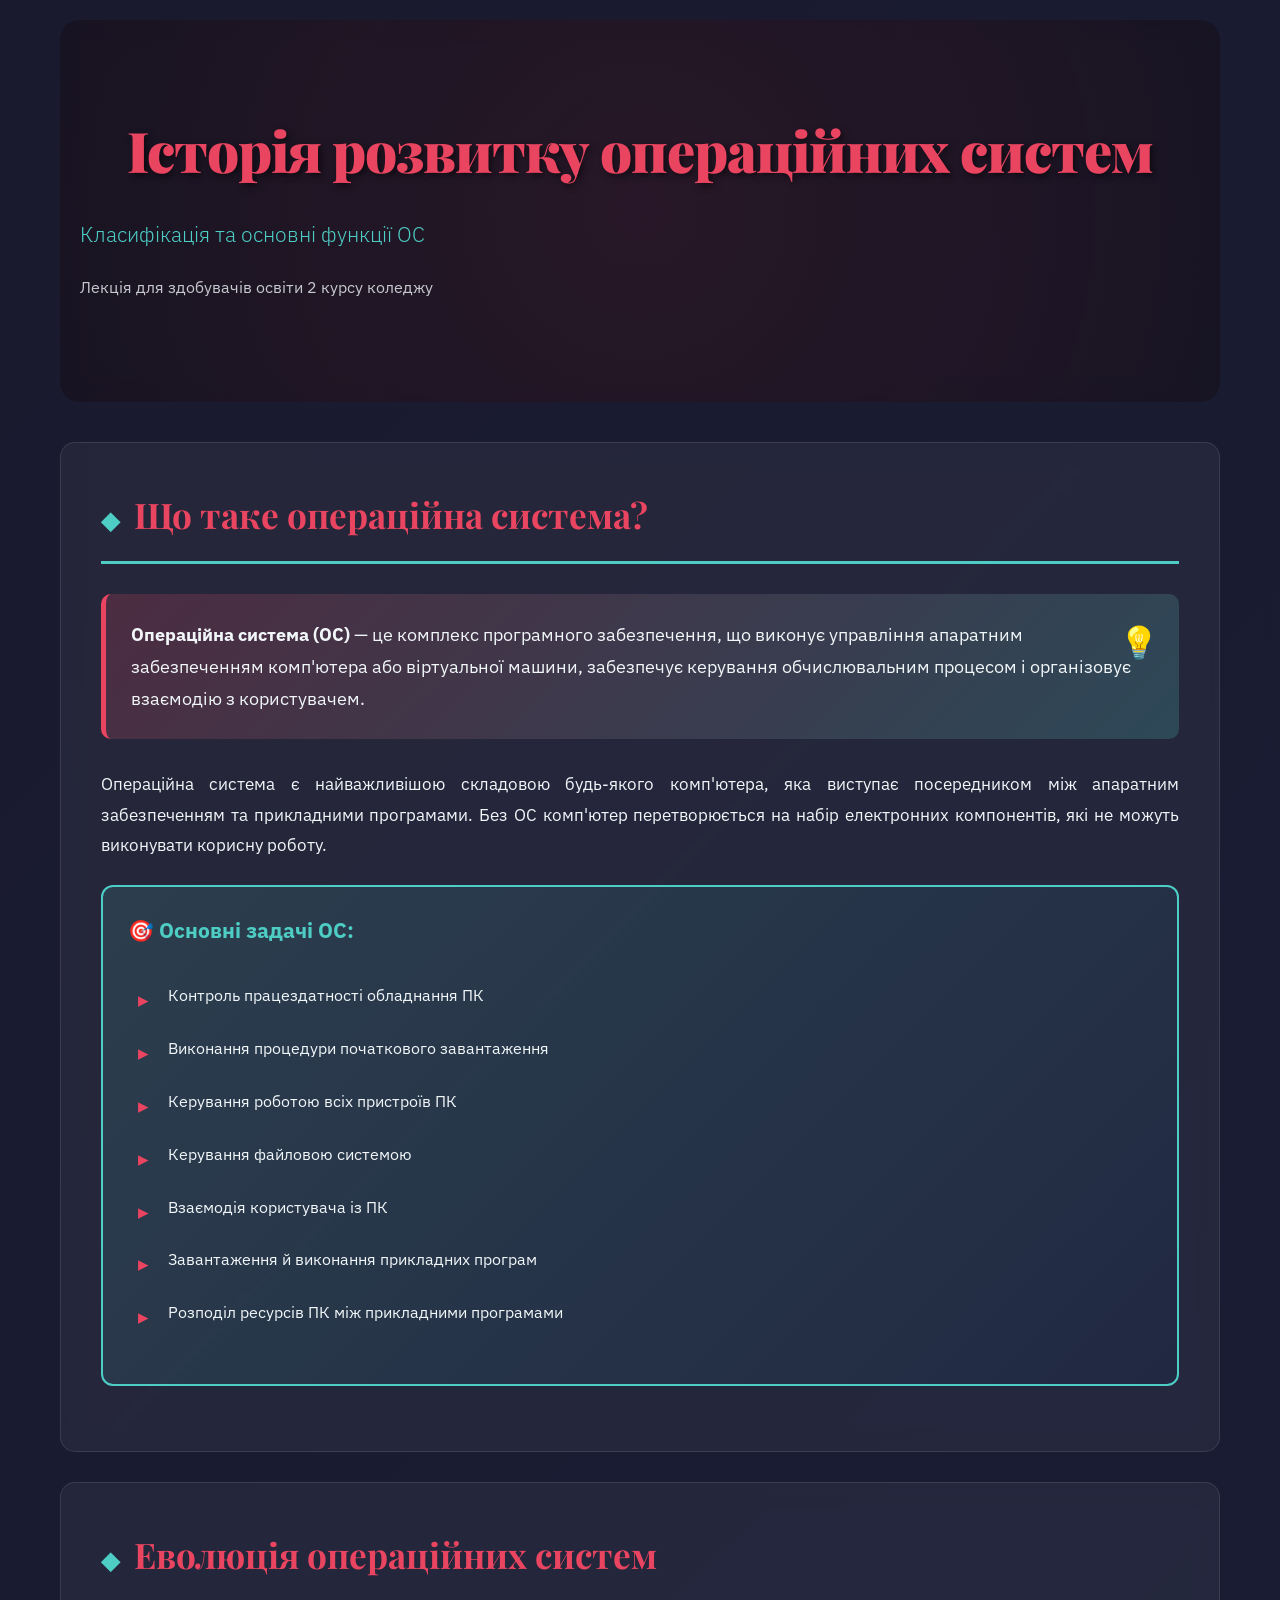
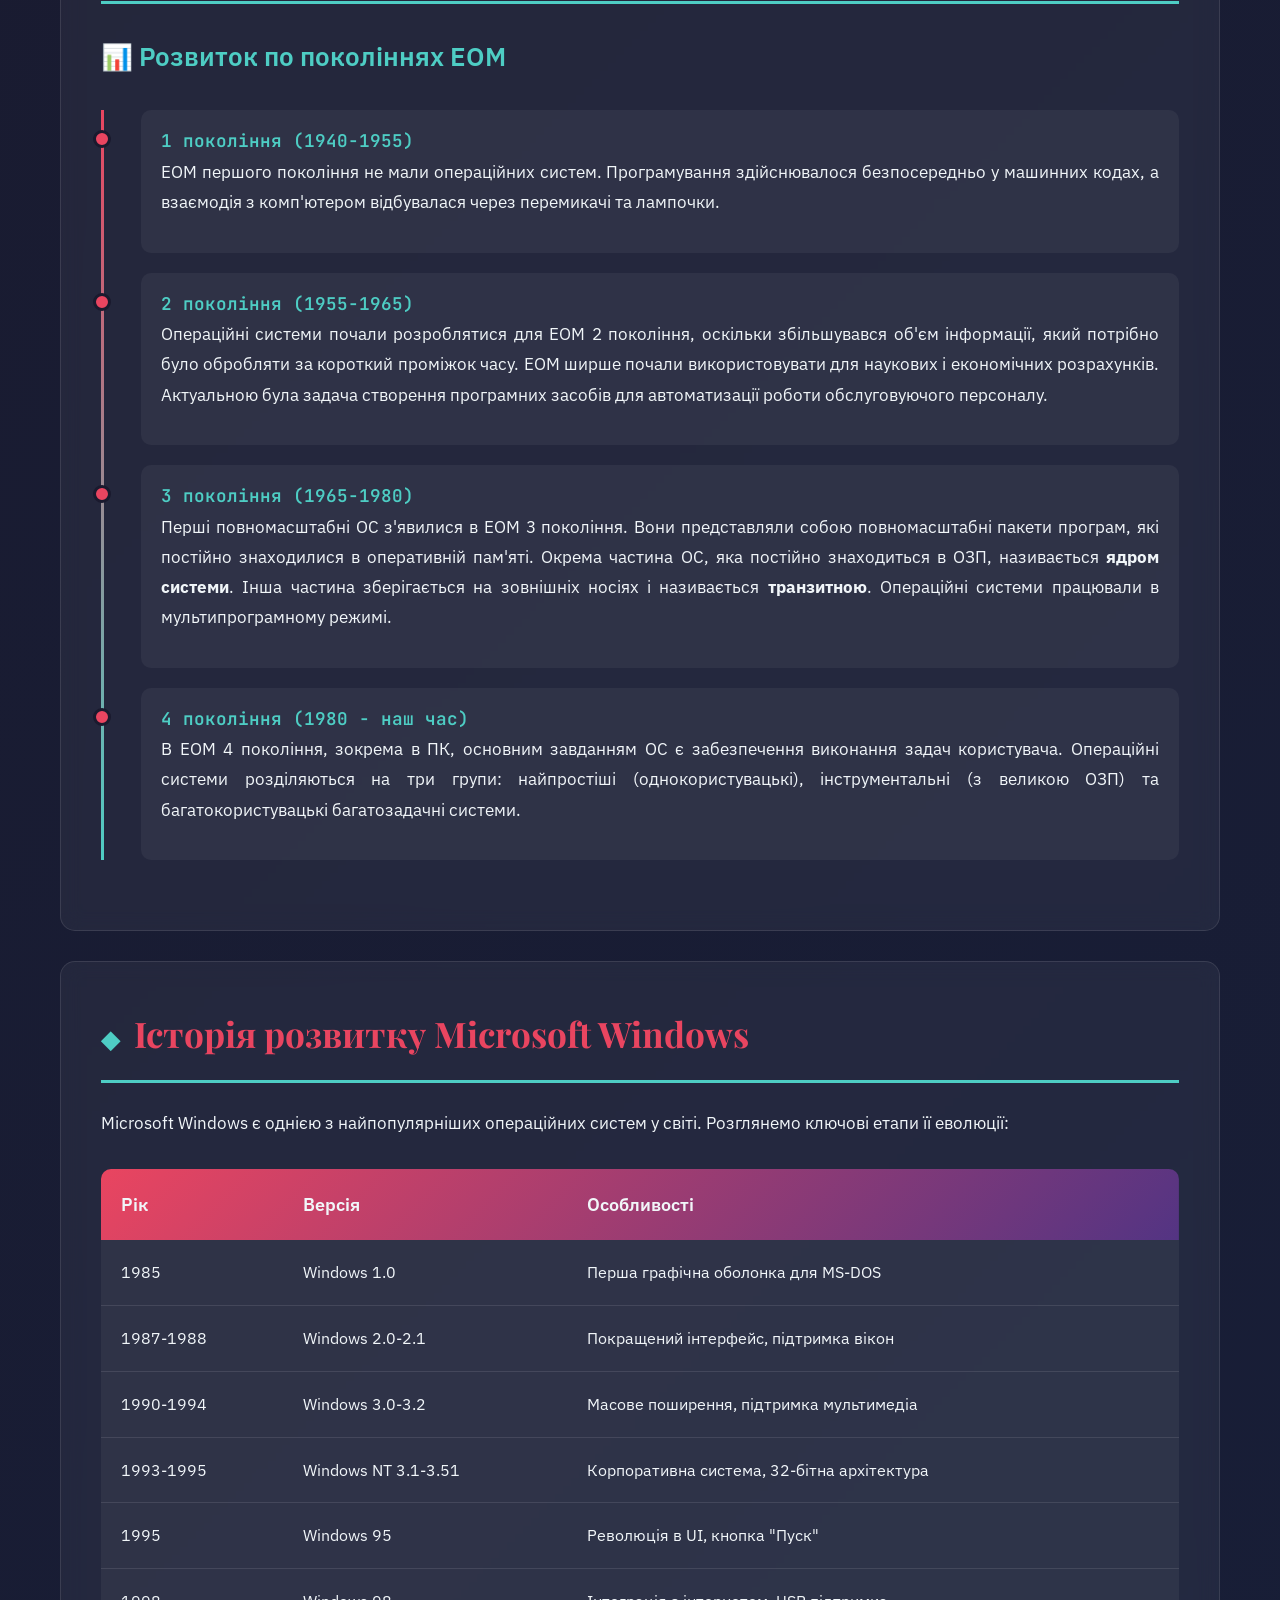
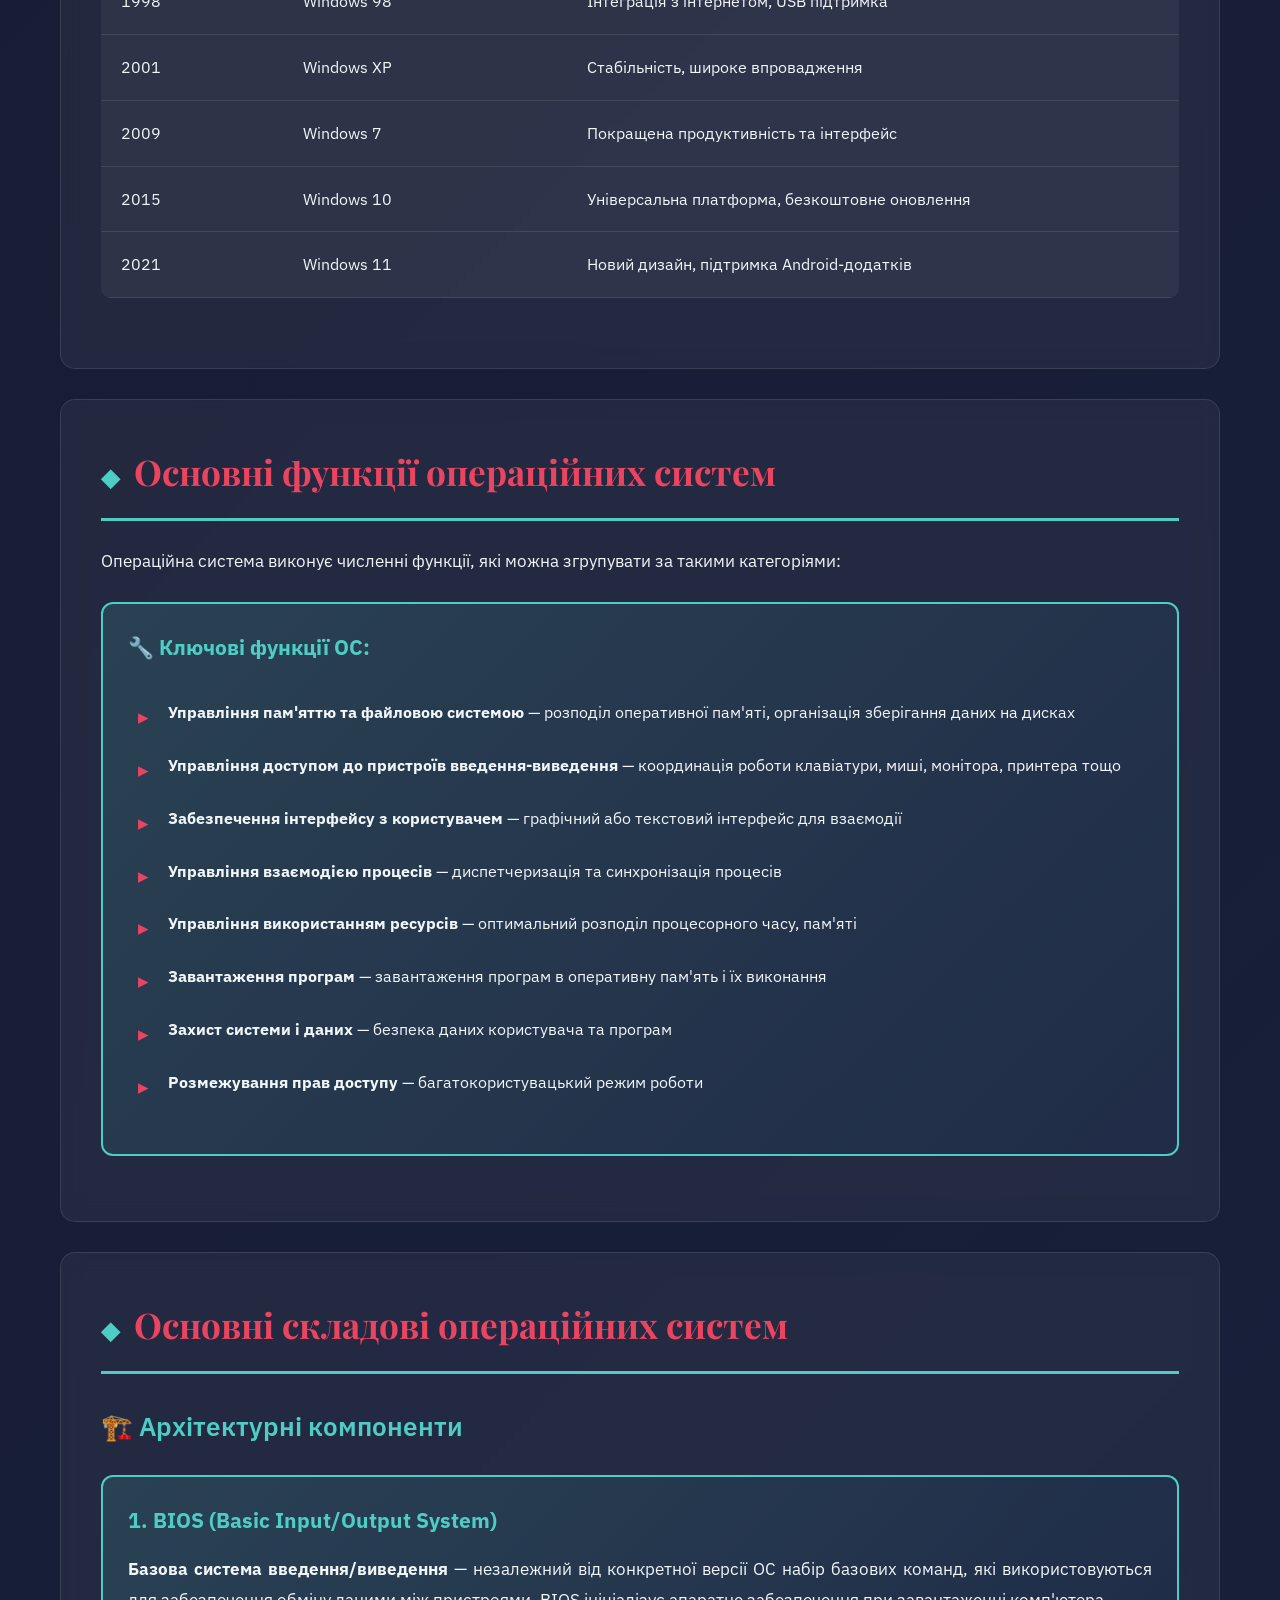
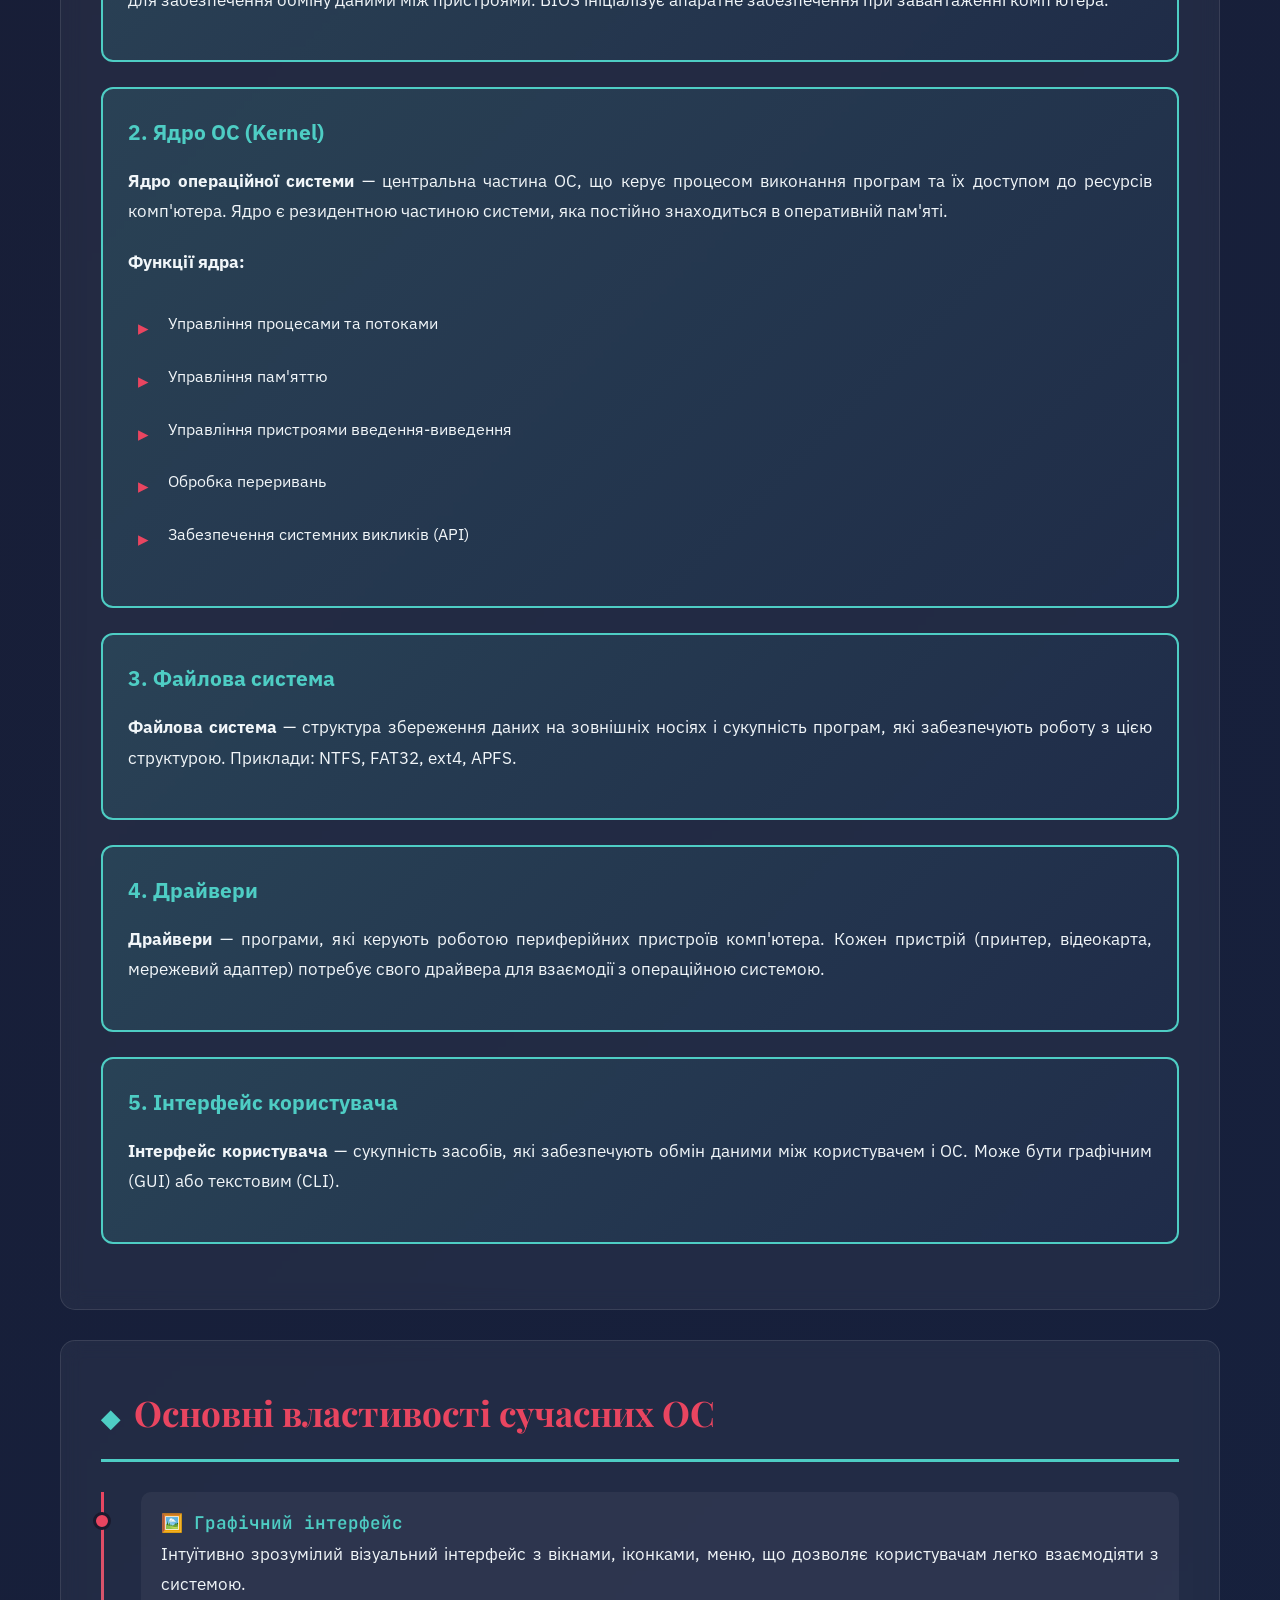
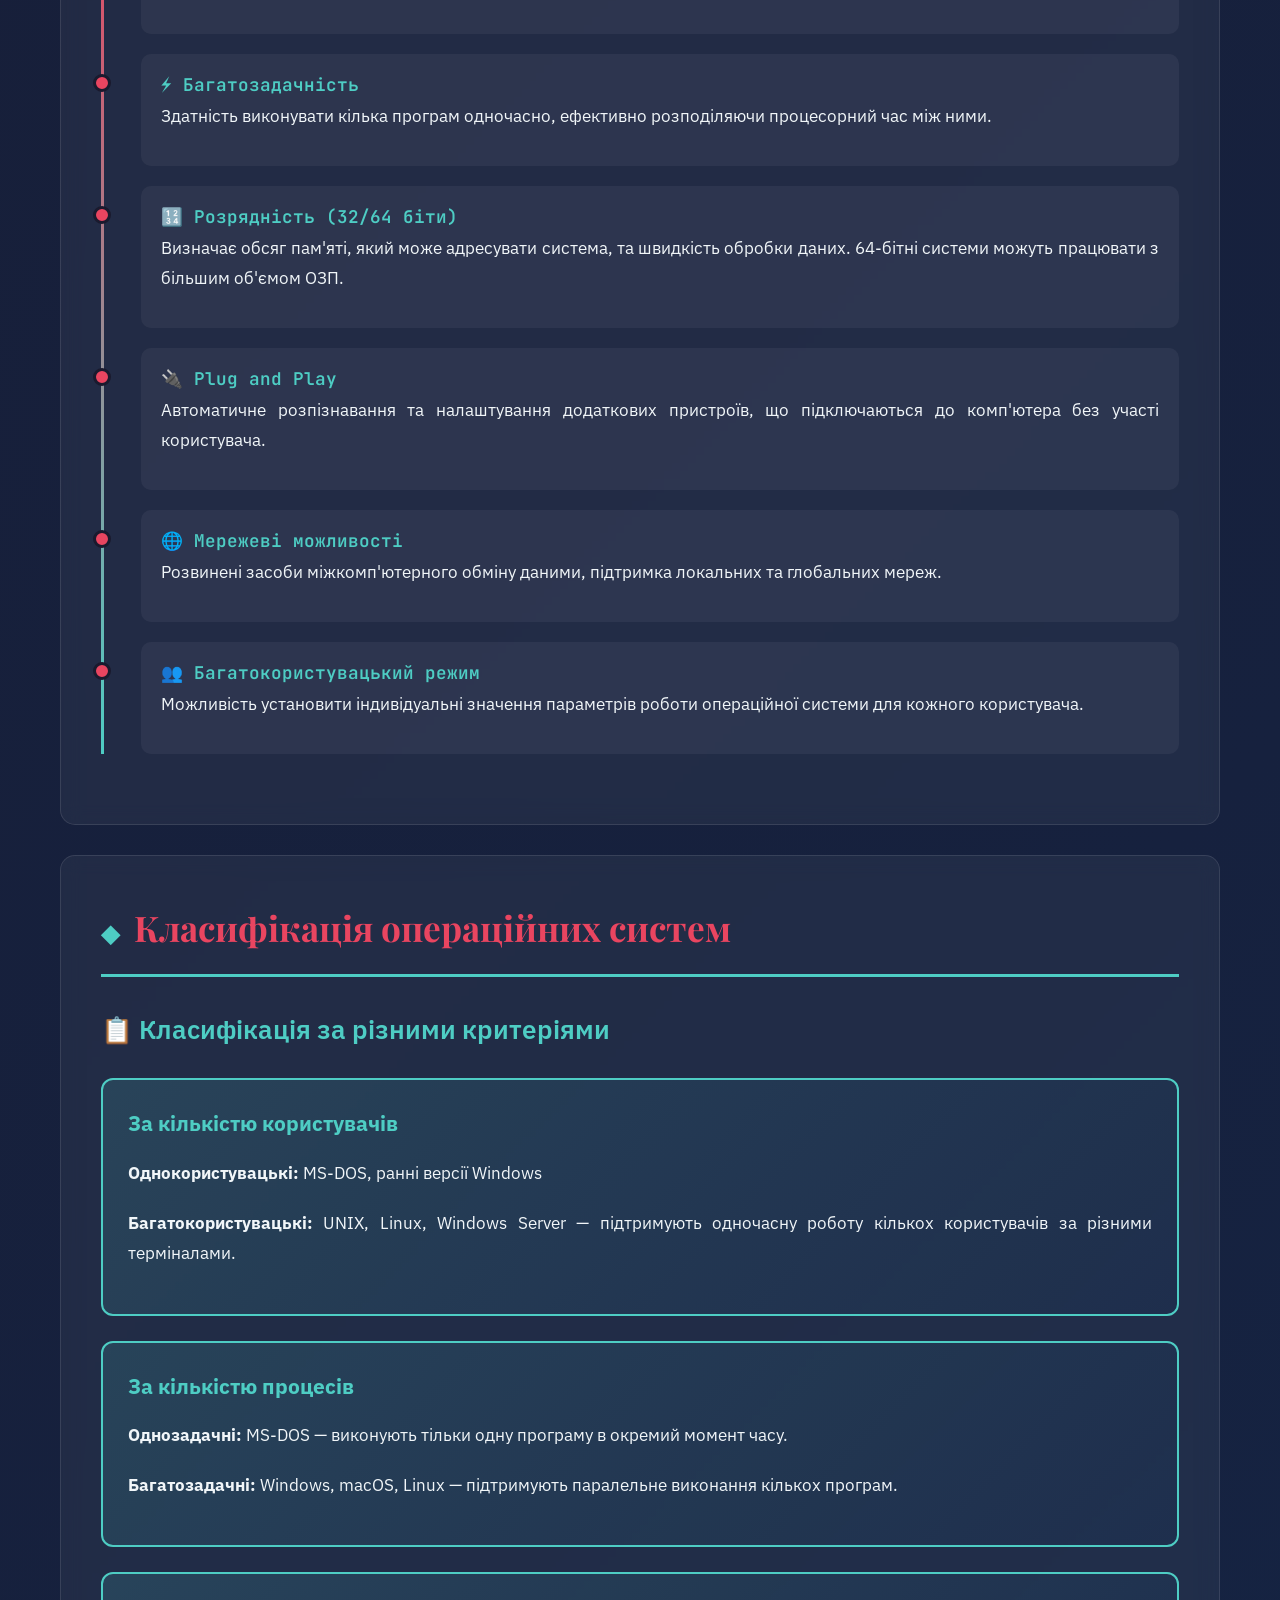
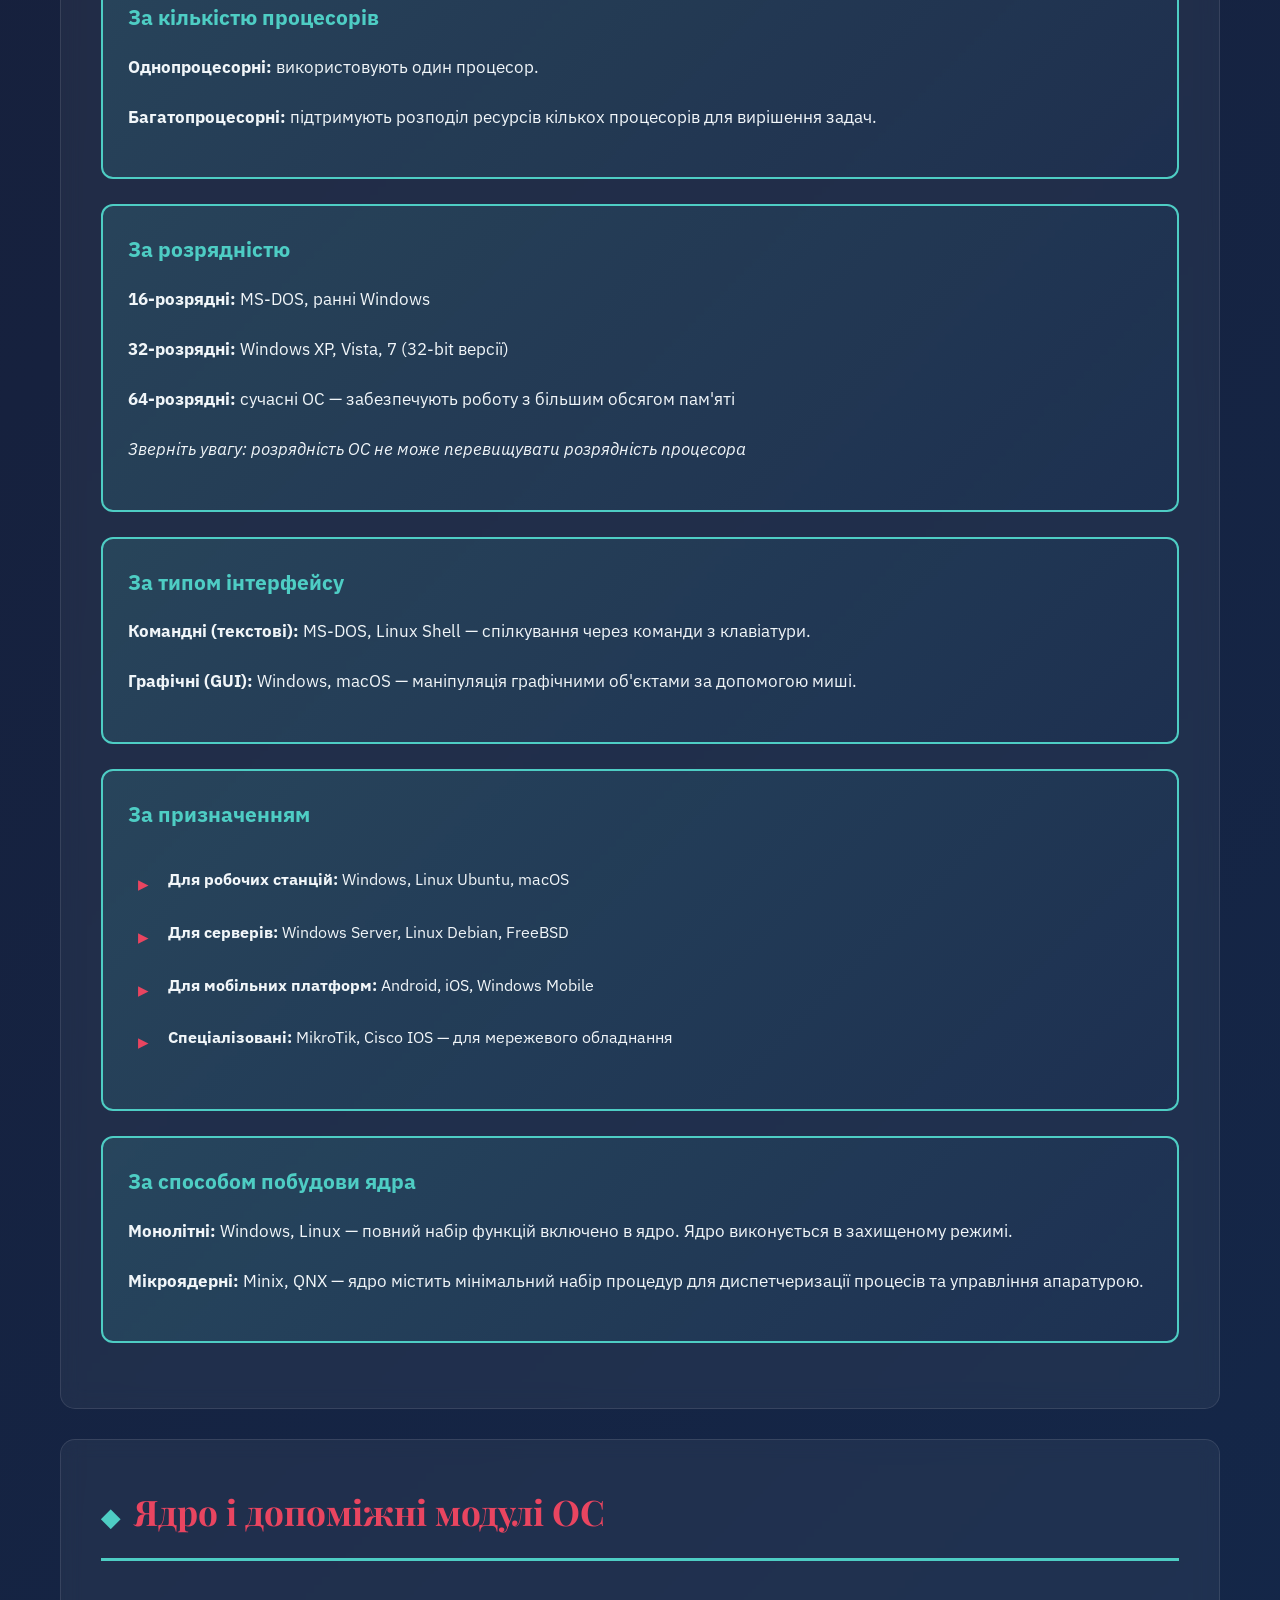
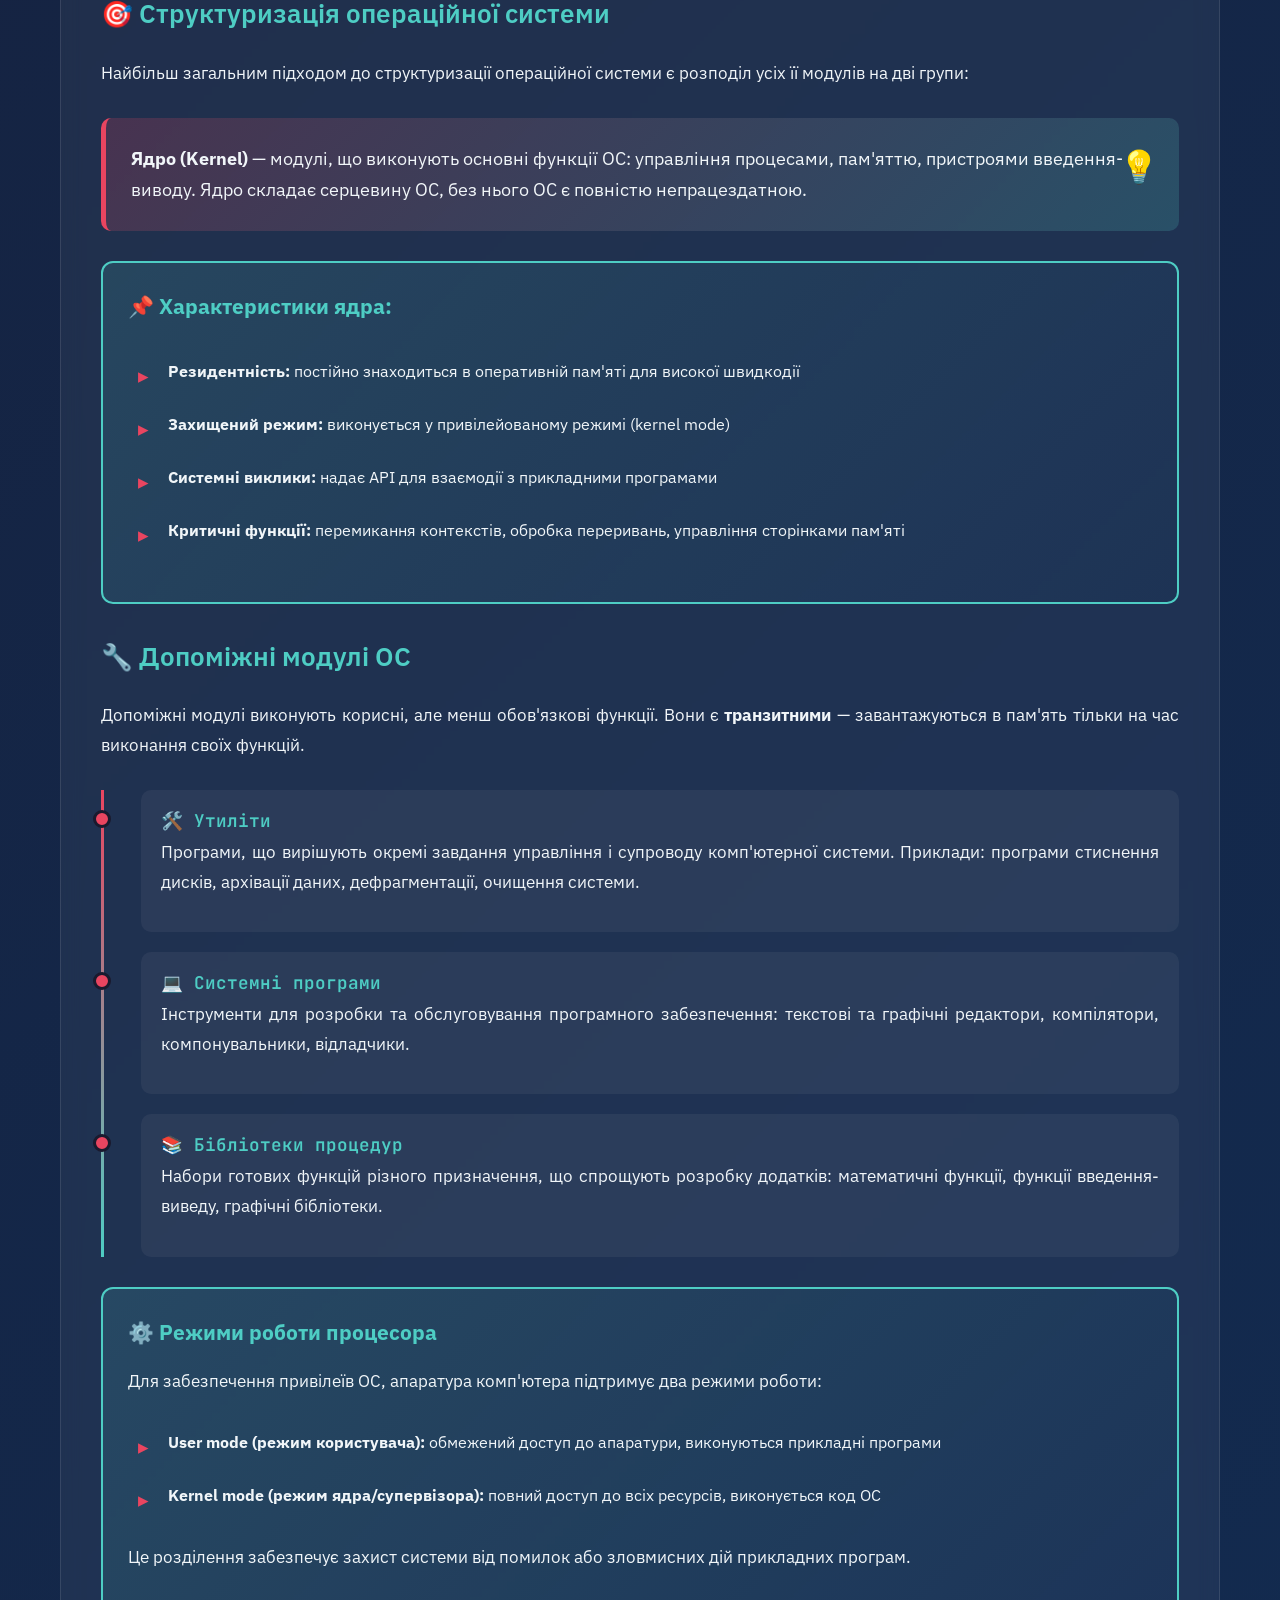
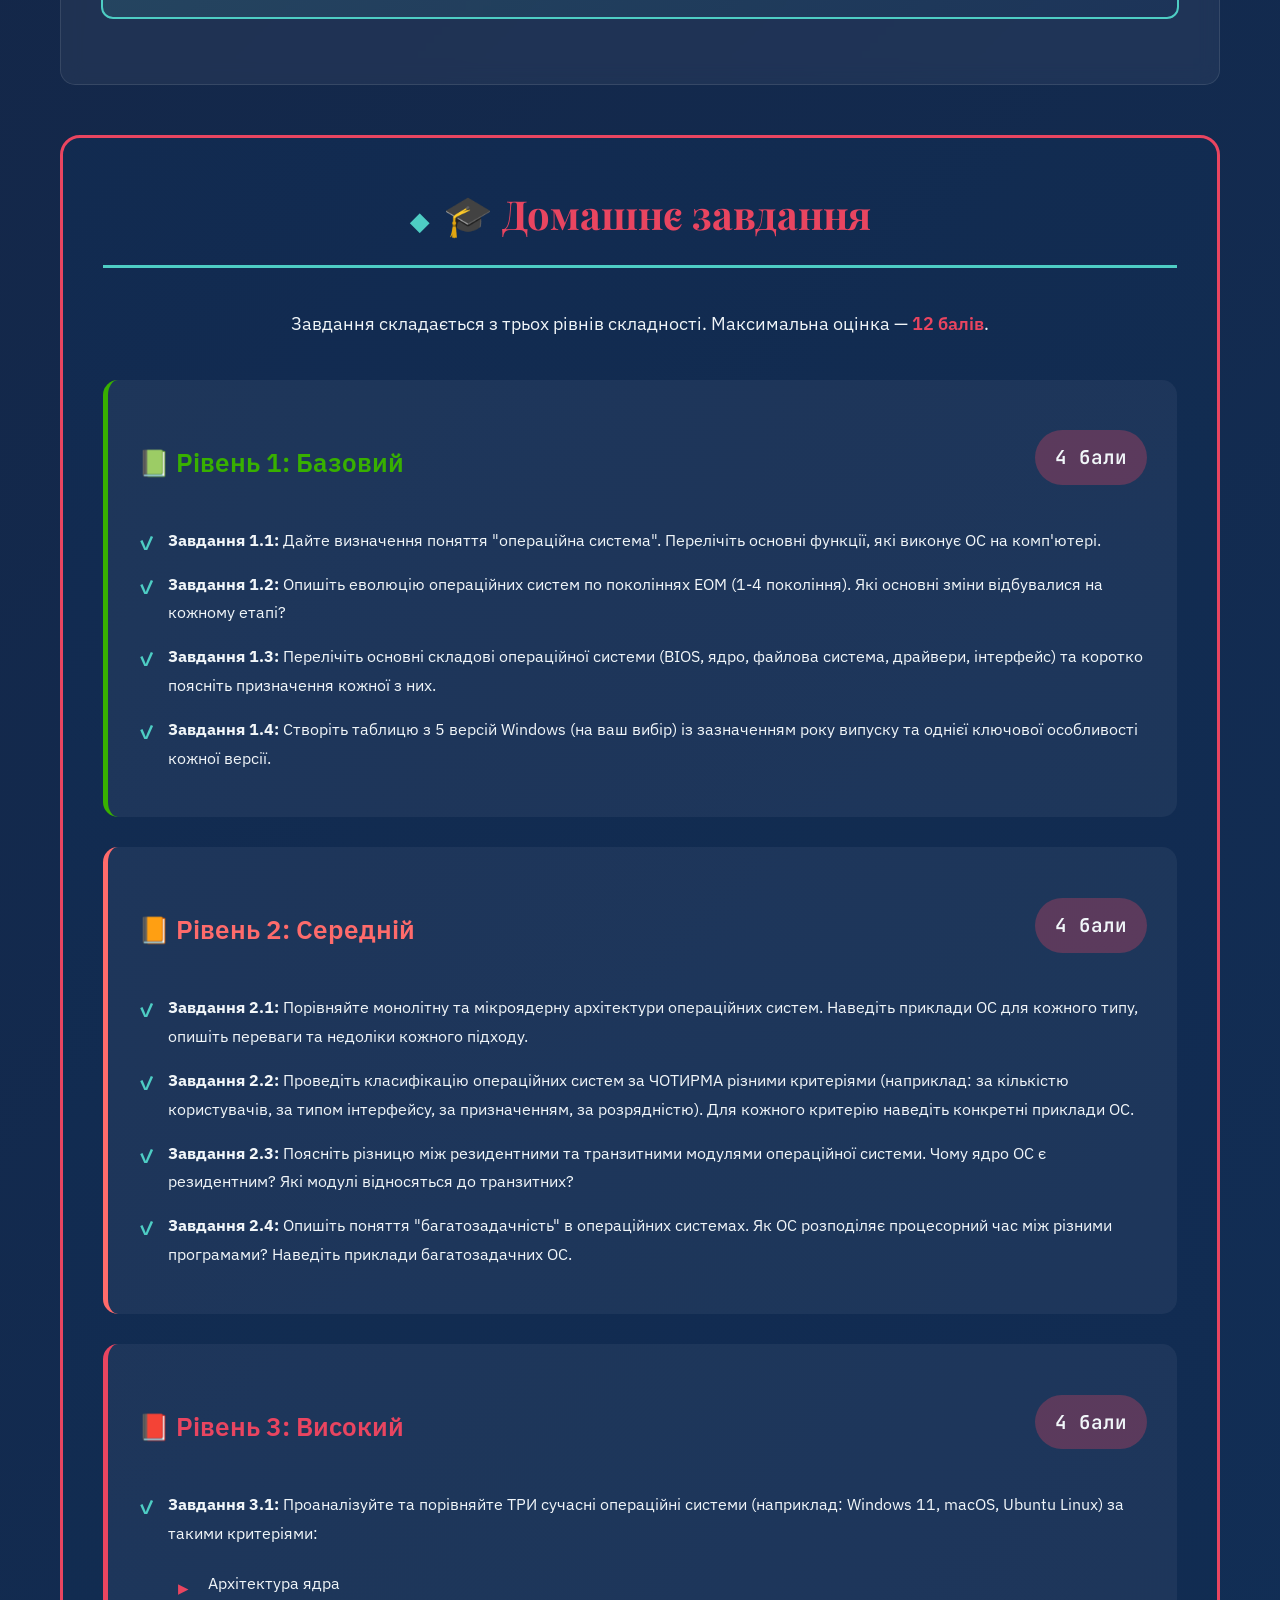
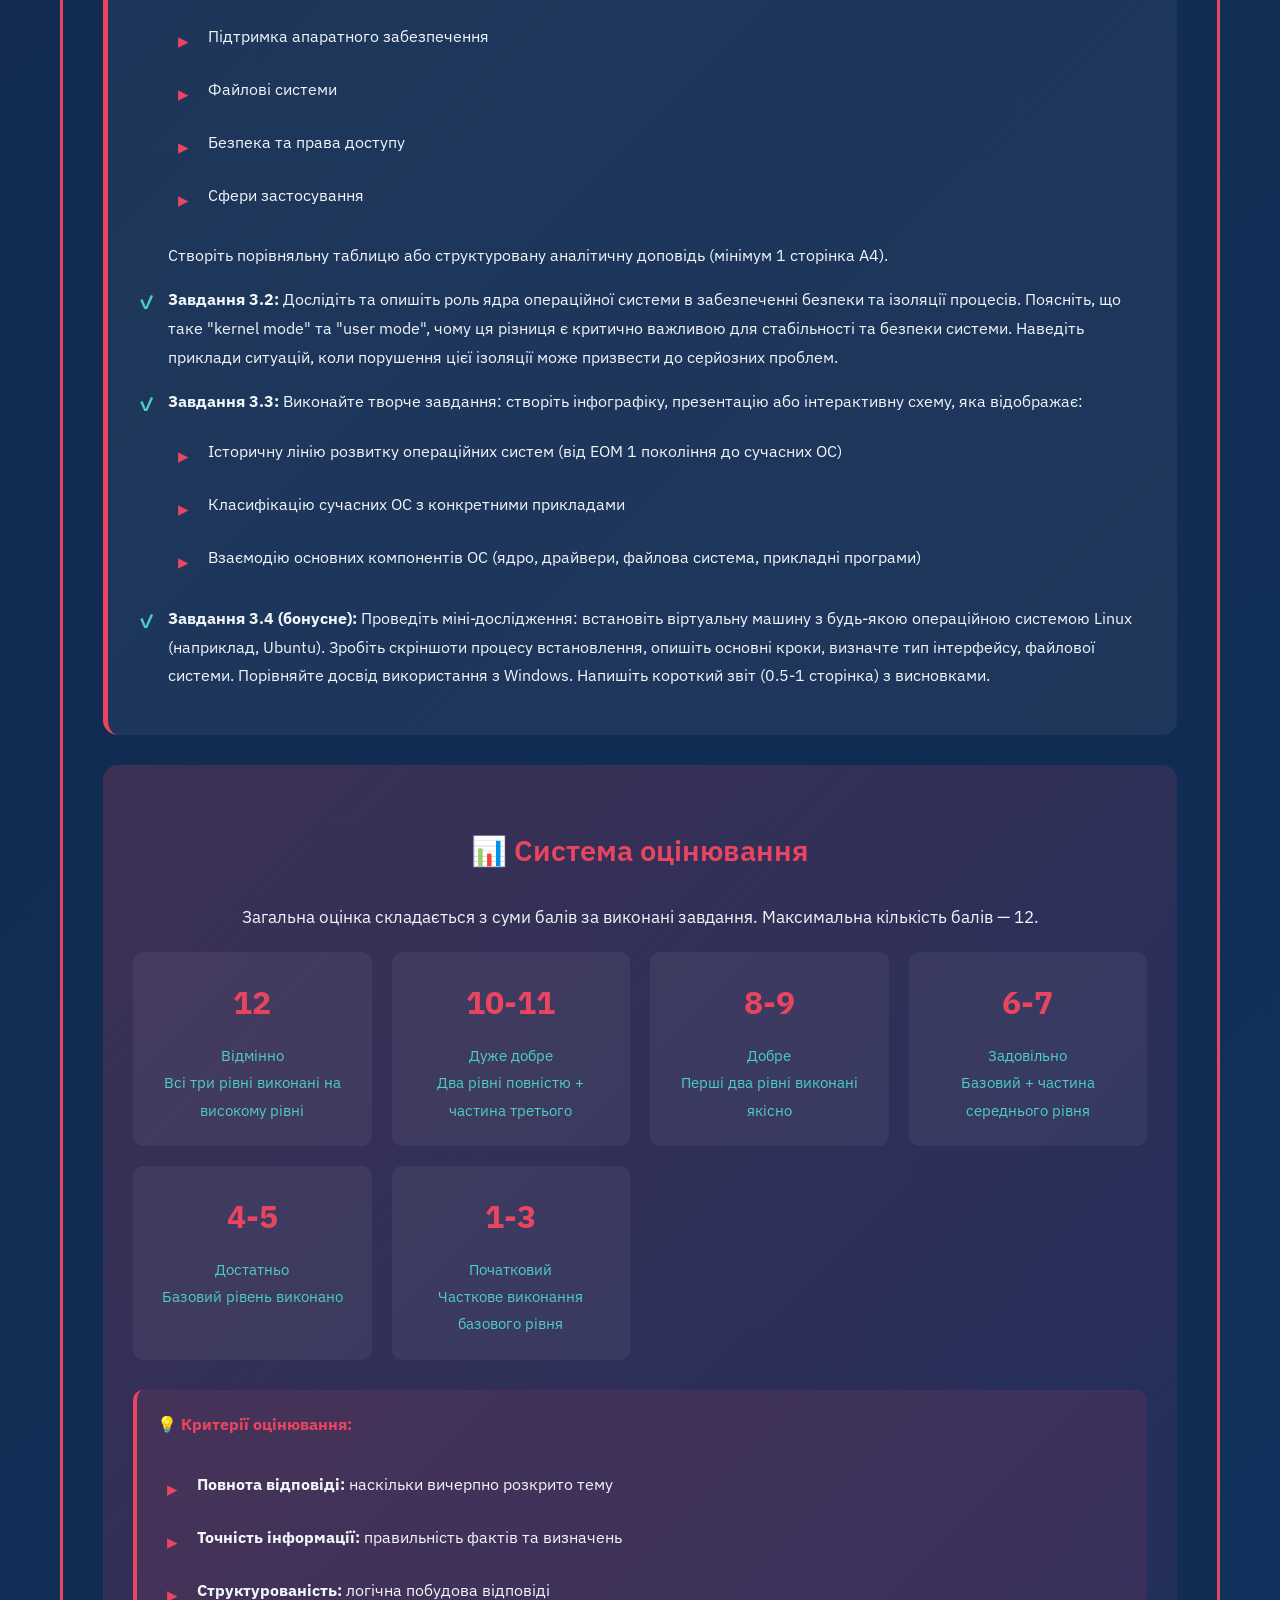
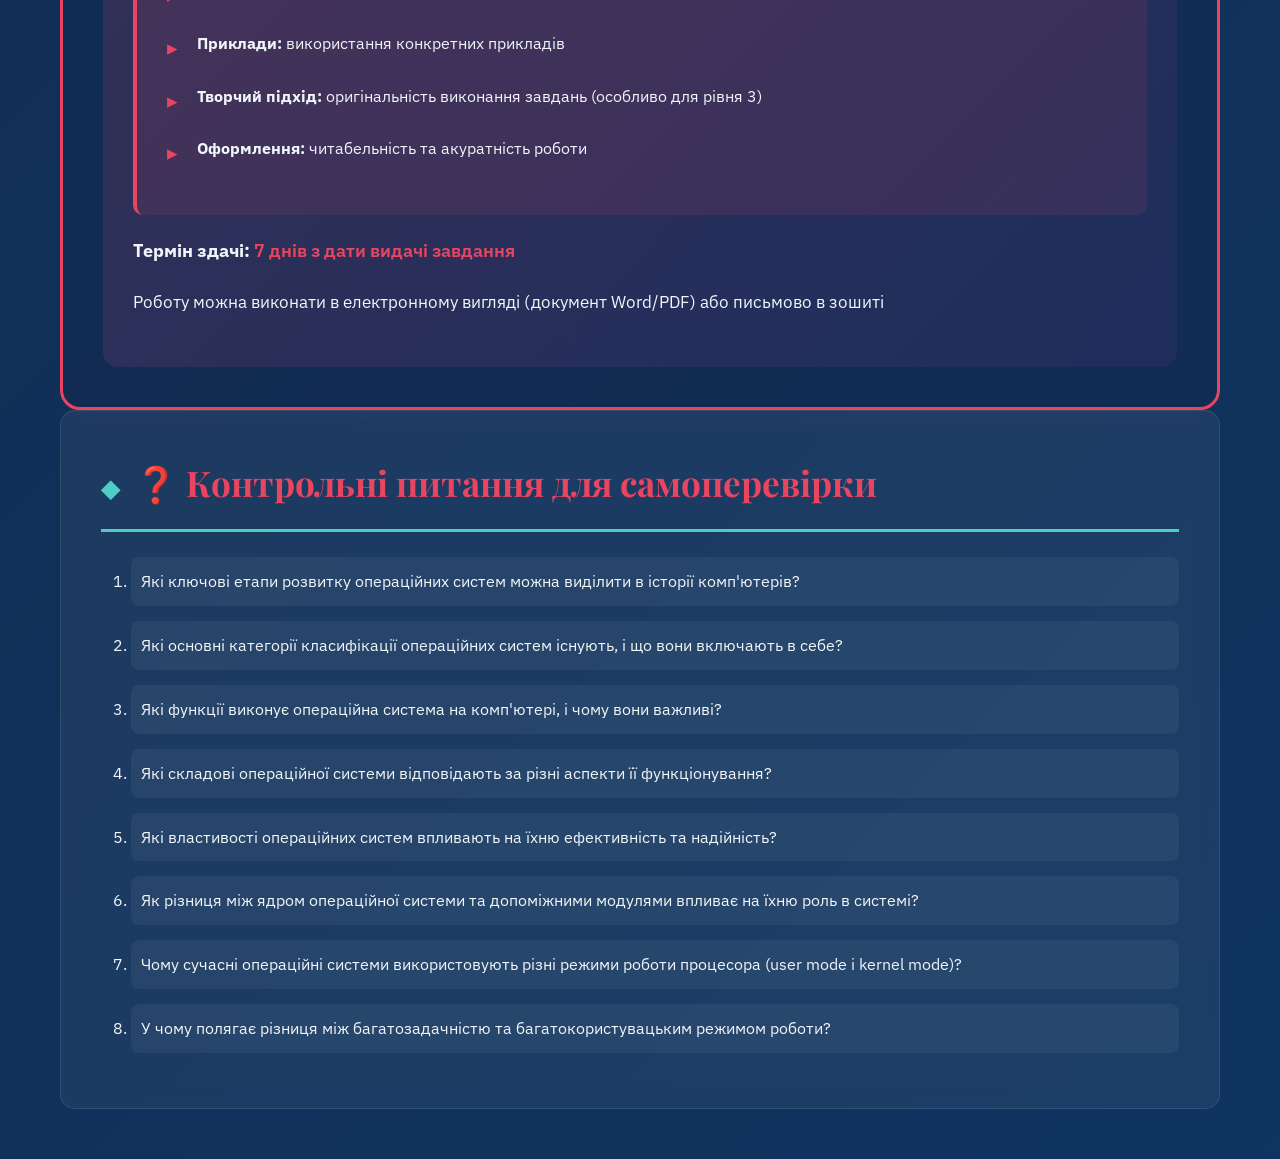
<file: fghj.html>
<!DOCTYPE html>
<html lang="uk">
<head>
    <meta charset="UTF-8">
    <meta name="viewport" content="width=device-width, initial-scale=1.0">
    <title>Лекція: Історія розвитку операційних систем</title>
    <link rel="preconnect" href="https://fonts.googleapis.com">
    <link rel="preconnect" href="https://fonts.gstatic.com" crossorigin>
    <link href="https://fonts.googleapis.com/css2?family=Playfair+Display:wght@700;900&family=IBM+Plex+Sans:wght@300;400;600&family=JetBrains+Mono:wght@400;600&display=swap" rel="stylesheet">
    <style>
        :root {
            --primary: #1a1a2e;
            --secondary: #16213e;
            --accent: #0f3460;
            --highlight: #e94560;
            --light: #f1f6f9;
            --code: #533483;
            --success: #38b000;
            --warning: #ff6b6b;
            --info: #4ecdc4;
        }

        * {
            margin: 0;
            padding: 0;
            box-sizing: border-box;
        }

        body {
            font-family: 'IBM Plex Sans', sans-serif;
            background: linear-gradient(135deg, var(--primary) 0%, var(--secondary) 50%, var(--accent) 100%);
            color: var(--light);
            line-height: 1.8;
            overflow-x: hidden;
        }

        .container {
            max-width: 1200px;
            margin: 0 auto;
            padding: 20px;
        }

        /* Header with animation */
        header {
            text-align: center;
            padding: 80px 20px;
            background: rgba(0, 0, 0, 0.3);
            backdrop-filter: blur(10px);
            border-radius: 20px;
            margin-bottom: 40px;
            position: relative;
            overflow: hidden;
            animation: slideDown 0.8s ease-out;
        }

        header::before {
            content: '';
            position: absolute;
            top: -50%;
            left: -50%;
            width: 200%;
            height: 200%;
            background: radial-gradient(circle, rgba(233, 69, 96, 0.1) 0%, transparent 70%);
            animation: rotate 20s linear infinite;
        }

        @keyframes rotate {
            from { transform: rotate(0deg); }
            to { transform: rotate(360deg); }
        }

        @keyframes slideDown {
            from {
                opacity: 0;
                transform: translateY(-50px);
            }
            to {
                opacity: 1;
                transform: translateY(0);
            }
        }

        h1 {
            font-family: 'Playfair Display', serif;
            font-size: 3.5rem;
            font-weight: 900;
            margin-bottom: 15px;
            color: var(--highlight);
            text-shadow: 3px 3px 6px rgba(0, 0, 0, 0.5);
            position: relative;
            z-index: 1;
            letter-spacing: -1px;
        }

        .subtitle {
            font-size: 1.3rem;
            color: var(--info);
            font-weight: 300;
            position: relative;
            z-index: 1;
        }

        /* Section styling */
        section {
            background: rgba(255, 255, 255, 0.05);
            backdrop-filter: blur(10px);
            border-radius: 15px;
            padding: 40px;
            margin-bottom: 30px;
            border: 1px solid rgba(255, 255, 255, 0.1);
            transition: transform 0.3s ease, box-shadow 0.3s ease;
            animation: fadeIn 0.6s ease-out;
            animation-fill-mode: both;
        }

        section:nth-child(odd) {
            animation-delay: 0.1s;
        }

        section:nth-child(even) {
            animation-delay: 0.2s;
        }

        @keyframes fadeIn {
            from {
                opacity: 0;
                transform: translateY(30px);
            }
            to {
                opacity: 1;
                transform: translateY(0);
            }
        }

        section:hover {
            transform: translateY(-5px);
            box-shadow: 0 10px 40px rgba(233, 69, 96, 0.3);
        }

        h2 {
            font-family: 'Playfair Display', serif;
            font-size: 2.2rem;
            color: var(--highlight);
            margin-bottom: 25px;
            border-bottom: 3px solid var(--info);
            padding-bottom: 15px;
            position: relative;
        }

        h2::before {
            content: '◆';
            color: var(--info);
            margin-right: 15px;
            font-size: 1.5rem;
        }

        h3 {
            font-size: 1.6rem;
            color: var(--info);
            margin: 30px 0 20px 0;
            font-weight: 600;
        }

        p {
            margin-bottom: 20px;
            text-align: justify;
            font-size: 1.05rem;
        }

        /* Definition box */
        .definition {
            background: linear-gradient(135deg, rgba(233, 69, 96, 0.2) 0%, rgba(78, 205, 196, 0.2) 100%);
            border-left: 5px solid var(--highlight);
            padding: 25px;
            margin: 30px 0;
            border-radius: 10px;
            font-size: 1.1rem;
            position: relative;
        }

        .definition::before {
            content: '💡';
            position: absolute;
            top: 20px;
            right: 20px;
            font-size: 2rem;
        }

        /* Lists */
        ul {
            list-style: none;
            margin: 20px 0;
        }

        ul li {
            padding: 12px 0;
            padding-left: 40px;
            position: relative;
            transition: transform 0.2s ease;
        }

        ul li:hover {
            transform: translateX(10px);
        }

        ul li::before {
            content: '▸';
            color: var(--highlight);
            font-size: 1.3rem;
            position: absolute;
            left: 10px;
            top: 12px;
        }

        /* Timeline */
        .timeline {
            position: relative;
            padding-left: 40px;
            margin: 30px 0;
        }

        .timeline::before {
            content: '';
            position: absolute;
            left: 0;
            top: 0;
            bottom: 0;
            width: 3px;
            background: linear-gradient(to bottom, var(--highlight), var(--info));
        }

        .timeline-item {
            position: relative;
            margin-bottom: 20px;
            padding: 15px 20px;
            background: rgba(255, 255, 255, 0.05);
            border-radius: 10px;
            transition: all 0.3s ease;
        }

        .timeline-item:hover {
            background: rgba(233, 69, 96, 0.15);
            transform: translateX(10px);
        }

        .timeline-item::before {
            content: '';
            position: absolute;
            left: -48px;
            top: 20px;
            width: 12px;
            height: 12px;
            border-radius: 50%;
            background: var(--highlight);
            border: 3px solid var(--primary);
        }

        .timeline-year {
            font-family: 'JetBrains Mono', monospace;
            color: var(--info);
            font-weight: 600;
            font-size: 1.1rem;
        }

        /* Table */
        table {
            width: 100%;
            border-collapse: separate;
            border-spacing: 0;
            margin: 30px 0;
            border-radius: 10px;
            overflow: hidden;
        }

        thead {
            background: linear-gradient(135deg, var(--highlight) 0%, var(--code) 100%);
        }

        th {
            padding: 20px;
            text-align: left;
            font-weight: 600;
            font-size: 1.1rem;
        }

        td {
            padding: 18px 20px;
            background: rgba(255, 255, 255, 0.05);
            border-bottom: 1px solid rgba(255, 255, 255, 0.1);
        }

        tbody tr:hover td {
            background: rgba(233, 69, 96, 0.1);
        }

        /* Info box */
        .info-box {
            background: linear-gradient(135deg, rgba(78, 205, 196, 0.15) 0%, rgba(15, 52, 96, 0.15) 100%);
            border: 2px solid var(--info);
            padding: 25px;
            margin: 25px 0;
            border-radius: 12px;
            position: relative;
        }

        .info-box h4 {
            color: var(--info);
            margin-bottom: 15px;
            font-size: 1.3rem;
        }

        /* Code block */
        code {
            font-family: 'JetBrains Mono', monospace;
            background: rgba(83, 52, 131, 0.3);
            padding: 3px 8px;
            border-radius: 5px;
            color: #ffd700;
            font-size: 0.95rem;
        }

        /* Homework section */
        .homework {
            background: linear-gradient(135deg, rgba(15, 52, 96, 0.3) 0%, rgba(22, 33, 62, 0.3) 100%);
            border: 3px solid var(--highlight);
            padding: 40px;
            border-radius: 20px;
            margin-top: 50px;
        }

        .homework h2 {
            color: var(--highlight);
            font-size: 2.5rem;
            text-align: center;
            margin-bottom: 40px;
        }

        .level {
            background: rgba(255, 255, 255, 0.05);
            border-radius: 15px;
            padding: 30px;
            margin-bottom: 30px;
            border-left: 5px solid;
            transition: all 0.3s ease;
        }

        .level:hover {
            transform: translateX(10px);
            box-shadow: 0 5px 25px rgba(0, 0, 0, 0.3);
        }

        .level-basic {
            border-left-color: var(--success);
        }

        .level-medium {
            border-left-color: var(--warning);
        }

        .level-advanced {
            border-left-color: var(--highlight);
        }

        .level-header {
            display: flex;
            justify-content: space-between;
            align-items: center;
            margin-bottom: 20px;
        }

        .level-title {
            font-size: 1.6rem;
            font-weight: 600;
        }

        .level-basic .level-title {
            color: var(--success);
        }

        .level-medium .level-title {
            color: var(--warning);
        }

        .level-advanced .level-title {
            color: var(--highlight);
        }

        .points {
            background: rgba(233, 69, 96, 0.3);
            padding: 10px 20px;
            border-radius: 50px;
            font-family: 'JetBrains Mono', monospace;
            font-weight: 600;
            font-size: 1.2rem;
        }

        .task {
            margin: 15px 0;
            padding-left: 30px;
            position: relative;
        }

        .task::before {
            content: '✓';
            position: absolute;
            left: 0;
            color: var(--info);
            font-weight: 600;
            font-size: 1.2rem;
        }

        /* Grading section */
        .grading {
            background: linear-gradient(135deg, rgba(233, 69, 96, 0.2) 0%, rgba(83, 52, 131, 0.2) 100%);
            padding: 30px;
            border-radius: 15px;
            margin-top: 30px;
        }

        .grading h3 {
            text-align: center;
            color: var(--highlight);
            margin-bottom: 25px;
            font-size: 1.8rem;
        }

        .grade-scale {
            display: grid;
            grid-template-columns: repeat(auto-fit, minmax(200px, 1fr));
            gap: 20px;
            margin-top: 20px;
        }

        .grade-item {
            background: rgba(255, 255, 255, 0.05);
            padding: 20px;
            border-radius: 10px;
            text-align: center;
            transition: all 0.3s ease;
            border: 2px solid transparent;
        }

        .grade-item:hover {
            transform: scale(1.05);
            border-color: var(--highlight);
        }

        .grade-number {
            font-size: 2rem;
            font-weight: 700;
            color: var(--highlight);
            margin-bottom: 10px;
        }

        .grade-desc {
            font-size: 0.95rem;
            color: var(--info);
        }

        /* Footer */
        footer {
            text-align: center;
            padding: 40px;
            margin-top: 60px;
            background: rgba(0, 0, 0, 0.3);
            border-radius: 15px;
            font-size: 0.95rem;
        }

        .highlight-text {
            color: var(--highlight);
            font-weight: 600;
        }

        /* Animation for scroll */
        .fade-in-section {
            opacity: 0;
            transform: translateY(30px);
            transition: opacity 0.6s ease-out, transform 0.6s ease-out;
        }

        .fade-in-section.is-visible {
            opacity: 1;
            transform: translateY(0);
        }

        /* Responsive */
        @media (max-width: 768px) {
            h1 {
                font-size: 2.5rem;
            }

            h2 {
                font-size: 1.8rem;
            }

            section {
                padding: 25px;
            }

            .homework {
                padding: 25px;
            }

            .grade-scale {
                grid-template-columns: 1fr;
            }
        }

        /* Print styles */
        @media print {
            body {
                background: white;
                color: black;
            }

            section {
                page-break-inside: avoid;
                border: 1px solid #ccc;
            }
        }
    </style>
</head>
<body>
    <div class="container">
        <header>
            <h1>Історія розвитку операційних систем</h1>
            <p class="subtitle">Класифікація та основні функції ОС</p>
            <p style="margin-top: 15px; font-size: 1rem; opacity: 0.8;">Лекція для здобувачів освіти 2 курсу коледжу</p>
        </header>

        <!-- Вступ -->
        <section class="fade-in-section">
            <h2>Що таке операційна система?</h2>
            <div class="definition">
                <strong>Операційна система (ОС)</strong> — це комплекс програмного забезпечення, що виконує управління апаратним забезпеченням комп'ютера або віртуальної машини, забезпечує керування обчислювальним процесом і організовує взаємодію з користувачем.
            </div>
            <p>
                Операційна система є найважливішою складовою будь-якого комп'ютера, яка виступає посередником між апаратним забезпеченням та прикладними програмами. Без ОС комп'ютер перетворюється на набір електронних компонентів, які не можуть виконувати корисну роботу.
            </p>
            <div class="info-box">
                <h4>🎯 Основні задачі ОС:</h4>
                <ul>
                    <li>Контроль працездатності обладнання ПК</li>
                    <li>Виконання процедури початкового завантаження</li>
                    <li>Керування роботою всіх пристроїв ПК</li>
                    <li>Керування файловою системою</li>
                    <li>Взаємодія користувача із ПК</li>
                    <li>Завантаження й виконання прикладних програм</li>
                    <li>Розподіл ресурсів ПК між прикладними програмами</li>
                </ul>
            </div>
        </section>

        <!-- Історія розвитку -->
        <section class="fade-in-section">
            <h2>Еволюція операційних систем</h2>
            
            <h3>📊 Розвиток по поколіннях ЕОМ</h3>
            
            <div class="timeline">
                <div class="timeline-item">
                    <div class="timeline-year">1 покоління (1940-1955)</div>
                    <p>ЕОМ першого покоління не мали операційних систем. Програмування здійснювалося безпосередньо у машинних кодах, а взаємодія з комп'ютером відбувалася через перемикачі та лампочки.</p>
                </div>

                <div class="timeline-item">
                    <div class="timeline-year">2 покоління (1955-1965)</div>
                    <p>Операційні системи почали розроблятися для ЕОМ 2 покоління, оскільки збільшувався об'єм інформації, який потрібно було обробляти за короткий проміжок часу. ЕОМ ширше почали використовувати для наукових і економічних розрахунків. Актуальною була задача створення програмних засобів для автоматизації роботи обслуговуючого персоналу.</p>
                </div>

                <div class="timeline-item">
                    <div class="timeline-year">3 покоління (1965-1980)</div>
                    <p>Перші повномасштабні ОС з'явилися в ЕОМ 3 покоління. Вони представляли собою повномасштабні пакети програм, які постійно знаходилися в оперативній пам'яті. Окрема частина ОС, яка постійно знаходиться в ОЗП, називається <strong>ядром системи</strong>. Інша частина зберігається на зовнішніх носіях і називається <strong>транзитною</strong>. Операційні системи працювали в мультипрограмному режимі.</p>
                </div>

                <div class="timeline-item">
                    <div class="timeline-year">4 покоління (1980 - наш час)</div>
                    <p>В ЕОМ 4 покоління, зокрема в ПК, основним завданням ОС є забезпечення виконання задач користувача. Операційні системи розділяються на три групи: найпростіші (однокористувацькі), інструментальні (з великою ОЗП) та багатокористувацькі багатозадачні системи.</p>
                </div>
            </div>
        </section>

        <!-- Windows Timeline -->
        <section class="fade-in-section">
            <h2>Історія розвитку Microsoft Windows</h2>
            <p>Microsoft Windows є однією з найпопулярніших операційних систем у світі. Розглянемо ключові етапи її еволюції:</p>
            
            <table>
                <thead>
                    <tr>
                        <th>Рік</th>
                        <th>Версія</th>
                        <th>Особливості</th>
                    </tr>
                </thead>
                <tbody>
                    <tr>
                        <td>1985</td>
                        <td>Windows 1.0</td>
                        <td>Перша графічна оболонка для MS-DOS</td>
                    </tr>
                    <tr>
                        <td>1987-1988</td>
                        <td>Windows 2.0-2.1</td>
                        <td>Покращений інтерфейс, підтримка вікон</td>
                    </tr>
                    <tr>
                        <td>1990-1994</td>
                        <td>Windows 3.0-3.2</td>
                        <td>Масове поширення, підтримка мультимедіа</td>
                    </tr>
                    <tr>
                        <td>1993-1995</td>
                        <td>Windows NT 3.1-3.51</td>
                        <td>Корпоративна система, 32-бітна архітектура</td>
                    </tr>
                    <tr>
                        <td>1995</td>
                        <td>Windows 95</td>
                        <td>Революція в UI, кнопка "Пуск"</td>
                    </tr>
                    <tr>
                        <td>1998</td>
                        <td>Windows 98</td>
                        <td>Інтеграція з інтернетом, USB підтримка</td>
                    </tr>
                    <tr>
                        <td>2001</td>
                        <td>Windows XP</td>
                        <td>Стабільність, широке впровадження</td>
                    </tr>
                    <tr>
                        <td>2009</td>
                        <td>Windows 7</td>
                        <td>Покращена продуктивність та інтерфейс</td>
                    </tr>
                    <tr>
                        <td>2015</td>
                        <td>Windows 10</td>
                        <td>Універсальна платформа, безкоштовне оновлення</td>
                    </tr>
                    <tr>
                        <td>2021</td>
                        <td>Windows 11</td>
                        <td>Новий дизайн, підтримка Android-додатків</td>
                    </tr>
                </tbody>
            </table>
        </section>

        <!-- Функції ОС -->
        <section class="fade-in-section">
            <h2>Основні функції операційних систем</h2>
            <p>Операційна система виконує численні функції, які можна згрупувати за такими категоріями:</p>

            <div class="info-box">
                <h4>🔧 Ключові функції ОС:</h4>
                <ul>
                    <li><strong>Управління пам'яттю та файловою системою</strong> — розподіл оперативної пам'яті, організація зберігання даних на дисках</li>
                    <li><strong>Управління доступом до пристроїв введення-виведення</strong> — координація роботи клавіатури, миші, монітора, принтера тощо</li>
                    <li><strong>Забезпечення інтерфейсу з користувачем</strong> — графічний або текстовий інтерфейс для взаємодії</li>
                    <li><strong>Управління взаємодією процесів</strong> — диспетчеризація та синхронізація процесів</li>
                    <li><strong>Управління використанням ресурсів</strong> — оптимальний розподіл процесорного часу, пам'яті</li>
                    <li><strong>Завантаження програм</strong> — завантаження програм в оперативну пам'ять і їх виконання</li>
                    <li><strong>Захист системи і даних</strong> — безпека даних користувача та програм</li>
                    <li><strong>Розмежування прав доступу</strong> — багатокористувацький режим роботи</li>
                </ul>
            </div>
        </section>

        <!-- Складові ОС -->
        <section class="fade-in-section">
            <h2>Основні складові операційних систем</h2>
            
            <h3>🏗️ Архітектурні компоненти</h3>

            <div class="info-box">
                <h4>1. BIOS (Basic Input/Output System)</h4>
                <p><strong>Базова система введення/виведення</strong> — незалежний від конкретної версії ОС набір базових команд, які використовуються для забезпечення обміну даними між пристроями. BIOS ініціалізує апаратне забезпечення при завантаженні комп'ютера.</p>
            </div>

            <div class="info-box">
                <h4>2. Ядро ОС (Kernel)</h4>
                <p><strong>Ядро операційної системи</strong> — центральна частина ОС, що керує процесом виконання програм та їх доступом до ресурсів комп'ютера. Ядро є резидентною частиною системи, яка постійно знаходиться в оперативній пам'яті.</p>
                <p><strong>Функції ядра:</strong></p>
                <ul>
                    <li>Управління процесами та потоками</li>
                    <li>Управління пам'яттю</li>
                    <li>Управління пристроями введення-виведення</li>
                    <li>Обробка переривань</li>
                    <li>Забезпечення системних викликів (API)</li>
                </ul>
            </div>

            <div class="info-box">
                <h4>3. Файлова система</h4>
                <p><strong>Файлова система</strong> — структура збереження даних на зовнішніх носіях і сукупність програм, які забезпечують роботу з цією структурою. Приклади: NTFS, FAT32, ext4, APFS.</p>
            </div>

            <div class="info-box">
                <h4>4. Драйвери</h4>
                <p><strong>Драйвери</strong> — програми, які керують роботою периферійних пристроїв комп'ютера. Кожен пристрій (принтер, відеокарта, мережевий адаптер) потребує свого драйвера для взаємодії з операційною системою.</p>
            </div>

            <div class="info-box">
                <h4>5. Інтерфейс користувача</h4>
                <p><strong>Інтерфейс користувача</strong> — сукупність засобів, які забезпечують обмін даними між користувачем і ОС. Може бути графічним (GUI) або текстовим (CLI).</p>
            </div>
        </section>

        <!-- Властивості ОС -->
        <section class="fade-in-section">
            <h2>Основні властивості сучасних ОС</h2>
            
            <div class="timeline">
                <div class="timeline-item">
                    <div class="timeline-year">🖼️ Графічний інтерфейс</div>
                    <p>Інтуїтивно зрозумілий візуальний інтерфейс з вікнами, іконками, меню, що дозволяє користувачам легко взаємодіяти з системою.</p>
                </div>

                <div class="timeline-item">
                    <div class="timeline-year">⚡ Багатозадачність</div>
                    <p>Здатність виконувати кілька програм одночасно, ефективно розподіляючи процесорний час між ними.</p>
                </div>

                <div class="timeline-item">
                    <div class="timeline-year">🔢 Розрядність (32/64 біти)</div>
                    <p>Визначає обсяг пам'яті, який може адресувати система, та швидкість обробки даних. 64-бітні системи можуть працювати з більшим об'ємом ОЗП.</p>
                </div>

                <div class="timeline-item">
                    <div class="timeline-year">🔌 Plug and Play</div>
                    <p>Автоматичне розпізнавання та налаштування додаткових пристроїв, що підключаються до комп'ютера без участі користувача.</p>
                </div>

                <div class="timeline-item">
                    <div class="timeline-year">🌐 Мережеві можливості</div>
                    <p>Розвинені засоби міжкомп'ютерного обміну даними, підтримка локальних та глобальних мереж.</p>
                </div>

                <div class="timeline-item">
                    <div class="timeline-year">👥 Багатокористувацький режим</div>
                    <p>Можливість установити індивідуальні значення параметрів роботи операційної системи для кожного користувача.</p>
                </div>
            </div>
        </section>

        <!-- Класифікація ОС -->
        <section class="fade-in-section">
            <h2>Класифікація операційних систем</h2>

            <h3>📋 Класифікація за різними критеріями</h3>

            <div class="info-box">
                <h4>За кількістю користувачів</h4>
                <p><strong>Однокористувацькі:</strong> MS-DOS, ранні версії Windows</p>
                <p><strong>Багатокористувацькі:</strong> UNIX, Linux, Windows Server — підтримують одночасну роботу кількох користувачів за різними терміналами.</p>
            </div>

            <div class="info-box">
                <h4>За кількістю процесів</h4>
                <p><strong>Однозадачні:</strong> MS-DOS — виконують тільки одну програму в окремий момент часу.</p>
                <p><strong>Багатозадачні:</strong> Windows, macOS, Linux — підтримують паралельне виконання кількох програм.</p>
            </div>

            <div class="info-box">
                <h4>За кількістю процесорів</h4>
                <p><strong>Однопроцесорні:</strong> використовують один процесор.</p>
                <p><strong>Багатопроцесорні:</strong> підтримують розподіл ресурсів кількох процесорів для вирішення задач.</p>
            </div>

            <div class="info-box">
                <h4>За розрядністю</h4>
                <p><strong>16-розрядні:</strong> MS-DOS, ранні Windows</p>
                <p><strong>32-розрядні:</strong> Windows XP, Vista, 7 (32-bit версії)</p>
                <p><strong>64-розрядні:</strong> сучасні ОС — забезпечують роботу з більшим обсягом пам'яті</p>
                <p><em>Зверніть увагу: розрядність ОС не може перевищувати розрядність процесора</em></p>
            </div>

            <div class="info-box">
                <h4>За типом інтерфейсу</h4>
                <p><strong>Командні (текстові):</strong> MS-DOS, Linux Shell — спілкування через команди з клавіатури.</p>
                <p><strong>Графічні (GUI):</strong> Windows, macOS — маніпуляція графічними об'єктами за допомогою миші.</p>
            </div>

            <div class="info-box">
                <h4>За призначенням</h4>
                <ul>
                    <li><strong>Для робочих станцій:</strong> Windows, Linux Ubuntu, macOS</li>
                    <li><strong>Для серверів:</strong> Windows Server, Linux Debian, FreeBSD</li>
                    <li><strong>Для мобільних платформ:</strong> Android, iOS, Windows Mobile</li>
                    <li><strong>Спеціалізовані:</strong> MikroTik, Cisco IOS — для мережевого обладнання</li>
                </ul>
            </div>

            <div class="info-box">
                <h4>За способом побудови ядра</h4>
                <p><strong>Монолітні:</strong> Windows, Linux — повний набір функцій включено в ядро. Ядро виконується в захищеному режимі.</p>
                <p><strong>Мікроядерні:</strong> Minix, QNX — ядро містить мінімальний набір процедур для диспетчеризації процесів та управління апаратурою.</p>
            </div>
        </section>

        <!-- Ядро і модулі -->
        <section class="fade-in-section">
            <h2>Ядро і допоміжні модулі ОС</h2>

            <h3>🎯 Структуризація операційної системи</h3>

            <p>Найбільш загальним підходом до структуризації операційної системи є розподіл усіх її модулів на дві групи:</p>

            <div class="definition">
                <strong>Ядро (Kernel)</strong> — модулі, що виконують основні функції ОС: управління процесами, пам'яттю, пристроями введення-виводу. Ядро складає серцевину ОС, без нього ОС є повністю непрацездатною.
            </div>

            <div class="info-box">
                <h4>📌 Характеристики ядра:</h4>
                <ul>
                    <li><strong>Резидентність:</strong> постійно знаходиться в оперативній пам'яті для високої швидкодії</li>
                    <li><strong>Захищений режим:</strong> виконується у привілейованому режимі (kernel mode)</li>
                    <li><strong>Системні виклики:</strong> надає API для взаємодії з прикладними програмами</li>
                    <li><strong>Критичні функції:</strong> перемикання контекстів, обробка переривань, управління сторінками пам'яті</li>
                </ul>
            </div>

            <h3>🔧 Допоміжні модулі ОС</h3>

            <p>Допоміжні модулі виконують корисні, але менш обов'язкові функції. Вони є <strong>транзитними</strong> — завантажуються в пам'ять тільки на час виконання своїх функцій.</p>

            <div class="timeline">
                <div class="timeline-item">
                    <div class="timeline-year">🛠️ Утиліти</div>
                    <p>Програми, що вирішують окремі завдання управління і супроводу комп'ютерної системи. Приклади: програми стиснення дисків, архівації даних, дефрагментації, очищення системи.</p>
                </div>

                <div class="timeline-item">
                    <div class="timeline-year">💻 Системні програми</div>
                    <p>Інструменти для розробки та обслуговування програмного забезпечення: текстові та графічні редактори, компілятори, компонувальники, відладчики.</p>
                </div>

                <div class="timeline-item">
                    <div class="timeline-year">📚 Бібліотеки процедур</div>
                    <p>Набори готових функцій різного призначення, що спрощують розробку додатків: математичні функції, функції введення-виведу, графічні бібліотеки.</p>
                </div>
            </div>

            <div class="info-box">
                <h4>⚙️ Режими роботи процесора</h4>
                <p>Для забезпечення привілеїв ОС, апаратура комп'ютера підтримує два режими роботи:</p>
                <ul>
                    <li><strong>User mode (режим користувача):</strong> обмежений доступ до апаратури, виконуються прикладні програми</li>
                    <li><strong>Kernel mode (режим ядра/супервізора):</strong> повний доступ до всіх ресурсів, виконується код ОС</li>
                </ul>
                <p>Це розділення забезпечує захист системи від помилок або зловмисних дій прикладних програм.</p>
            </div>
        </section>

        <!-- Домашнє завдання -->
        <div class="homework fade-in-section">
            <h2>🎓 Домашнє завдання</h2>
            <p style="text-align: center; margin-bottom: 40px; font-size: 1.1rem;">
                Завдання складається з трьох рівнів складності. Максимальна оцінка — <strong class="highlight-text">12 балів</strong>.
            </p>

            <!-- Базовий рівень -->
            <div class="level level-basic">
                <div class="level-header">
                    <h3 class="level-title">📗 Рівень 1: Базовий</h3>
                    <span class="points">4 бали</span>
                </div>
                
                <div class="task">
                    <strong>Завдання 1.1:</strong> Дайте визначення поняття "операційна система". Перелічіть основні функції, які виконує ОС на комп'ютері.
                </div>

                <div class="task">
                    <strong>Завдання 1.2:</strong> Опишіть еволюцію операційних систем по поколіннях ЕОМ (1-4 покоління). Які основні зміни відбувалися на кожному етапі?
                </div>

                <div class="task">
                    <strong>Завдання 1.3:</strong> Перелічіть основні складові операційної системи (BIOS, ядро, файлова система, драйвери, інтерфейс) та коротко поясніть призначення кожної з них.
                </div>

                <div class="task">
                    <strong>Завдання 1.4:</strong> Створіть таблицю з 5 версій Windows (на ваш вибір) із зазначенням року випуску та однієї ключової особливості кожної версії.
                </div>
            </div>

            <!-- Середній рівень -->
            <div class="level level-medium">
                <div class="level-header">
                    <h3 class="level-title">📙 Рівень 2: Середній</h3>
                    <span class="points">4 бали</span>
                </div>

                <div class="task">
                    <strong>Завдання 2.1:</strong> Порівняйте монолітну та мікроядерну архітектури операційних систем. Наведіть приклади ОС для кожного типу, опишіть переваги та недоліки кожного підходу.
                </div>

                <div class="task">
                    <strong>Завдання 2.2:</strong> Проведіть класифікацію операційних систем за ЧОТИРМА різними критеріями (наприклад: за кількістю користувачів, за типом інтерфейсу, за призначенням, за розрядністю). Для кожного критерію наведіть конкретні приклади ОС.
                </div>

                <div class="task">
                    <strong>Завдання 2.3:</strong> Поясніть різницю між резидентними та транзитними модулями операційної системи. Чому ядро ОС є резидентним? Які модулі відносяться до транзитних?
                </div>

                <div class="task">
                    <strong>Завдання 2.4:</strong> Опишіть поняття "багатозадачність" в операційних системах. Як ОС розподіляє процесорний час між різними програмами? Наведіть приклади багатозадачних ОС.
                </div>
            </div>

            <!-- Високий рівень -->
            <div class="level level-advanced">
                <div class="level-header">
                    <h3 class="level-title">📕 Рівень 3: Високий</h3>
                    <span class="points">4 бали</span>
                </div>

                <div class="task">
                    <strong>Завдання 3.1:</strong> Проаналізуйте та порівняйте ТРИ сучасні операційні системи (наприклад: Windows 11, macOS, Ubuntu Linux) за такими критеріями:
                    <ul style="margin-top: 10px;">
                        <li>Архітектура ядра</li>
                        <li>Підтримка апаратного забезпечення</li>
                        <li>Файлові системи</li>
                        <li>Безпека та права доступу</li>
                        <li>Сфери застосування</li>
                    </ul>
                    Створіть порівняльну таблицю або структуровану аналітичну доповідь (мінімум 1 сторінка А4).
                </div>

                <div class="task">
                    <strong>Завдання 3.2:</strong> Дослідіть та опишіть роль ядра операційної системи в забезпеченні безпеки та ізоляції процесів. Поясніть, що таке "kernel mode" та "user mode", чому ця різниця є критично важливою для стабільності та безпеки системи. Наведіть приклади ситуацій, коли порушення цієї ізоляції може призвести до серйозних проблем.
                </div>

                <div class="task">
                    <strong>Завдання 3.3:</strong> Виконайте творче завдання: створіть інфографіку, презентацію або інтерактивну схему, яка відображає:
                    <ul style="margin-top: 10px;">
                        <li>Історичну лінію розвитку операційних систем (від ЕОМ 1 покоління до сучасних ОС)</li>
                        <li>Класифікацію сучасних ОС з конкретними прикладами</li>
                        <li>Взаємодію основних компонентів ОС (ядро, драйвери, файлова система, прикладні програми)</li>
                    </ul>
                </div>

                <div class="task">
                    <strong>Завдання 3.4 (бонусне):</strong> Проведіть міні-дослідження: встановіть віртуальну машину з будь-якою операційною системою Linux (наприклад, Ubuntu). Зробіть скріншоти процесу встановлення, опишіть основні кроки, визначте тип інтерфейсу, файлової системи. Порівняйте досвід використання з Windows. Напишіть короткий звіт (0.5-1 сторінка) з висновками.
                </div>
            </div>

            <!-- Оцінювання -->
            <div class="grading">
                <h3>📊 Система оцінювання</h3>
                <p style="text-align: center; margin-bottom: 20px;">
                    Загальна оцінка складається з суми балів за виконані завдання. Максимальна кількість балів — 12.
                </p>

                <div class="grade-scale">
                    <div class="grade-item">
                        <div class="grade-number">12</div>
                        <div class="grade-desc">Відмінно<br>Всі три рівні виконані на високому рівні</div>
                    </div>
                    <div class="grade-item">
                        <div class="grade-number">10-11</div>
                        <div class="grade-desc">Дуже добре<br>Два рівні повністю + частина третього</div>
                    </div>
                    <div class="grade-item">
                        <div class="grade-number">8-9</div>
                        <div class="grade-desc">Добре<br>Перші два рівні виконані якісно</div>
                    </div>
                    <div class="grade-item">
                        <div class="grade-number">6-7</div>
                        <div class="grade-desc">Задовільно<br>Базовий + частина середнього рівня</div>
                    </div>
                    <div class="grade-item">
                        <div class="grade-number">4-5</div>
                        <div class="grade-desc">Достатньо<br>Базовий рівень виконано</div>
                    </div>
                    <div class="grade-item">
                        <div class="grade-number">1-3</div>
                        <div class="grade-desc">Початковий<br>Часткове виконання базового рівня</div>
                    </div>
                </div>

                <div style="margin-top: 30px; padding: 20px; background: rgba(233, 69, 96, 0.1); border-radius: 10px; border-left: 4px solid var(--highlight);">
                    <h4 style="color: var(--highlight); margin-bottom: 15px;">💡 Критерії оцінювання:</h4>
                    <ul>
                        <li><strong>Повнота відповіді:</strong> наскільки вичерпно розкрито тему</li>
                        <li><strong>Точність інформації:</strong> правильність фактів та визначень</li>
                        <li><strong>Структурованість:</strong> логічна побудова відповіді</li>
                        <li><strong>Приклади:</strong> використання конкретних прикладів</li>
                        <li><strong>Творчий підхід:</strong> оригінальність виконання завдань (особливо для рівня 3)</li>
                        <li><strong>Оформлення:</strong> читабельність та акуратність роботи</li>
                    </ul>
                </div>

                <div style="margin-top: 20px; text-align: center;">
                    <p style="font-size: 1.1rem;"><strong>Термін здачі:</strong> <span class="highlight-text">7 днів з дати видачі завдання</span></p>
                    <p style="margin-top: 10px;">Роботу можна виконати в електронному вигляді (документ Word/PDF) або письмово в зошиті</p>
                </div>
            </div>
        </div>

        <!-- Контрольні питання -->
        <section class="fade-in-section">
            <h2>❓ Контрольні питання для самоперевірки</h2>
            <ol style="list-style: decimal; padding-left: 30px;">
                <li style="margin-bottom: 15px; padding: 10px; background: rgba(255,255,255,0.05); border-radius: 8px;">
                    Які ключові етапи розвитку операційних систем можна виділити в історії комп'ютерів?
                </li>
                <li style="margin-bottom: 15px; padding: 10px; background: rgba(255,255,255,0.05); border-radius: 8px;">
                    Які основні категорії класифікації операційних систем існують, і що вони включають в себе?
                </li>
                <li style="margin-bottom: 15px; padding: 10px; background: rgba(255,255,255,0.05); border-radius: 8px;">
                    Які функції виконує операційна система на комп'ютері, і чому вони важливі?
                </li>
                <li style="margin-bottom: 15px; padding: 10px; background: rgba(255,255,255,0.05); border-radius: 8px;">
                    Які складові операційної системи відповідають за різні аспекти її функціонування?
                </li>
                <li style="margin-bottom: 15px; padding: 10px; background: rgba(255,255,255,0.05); border-radius: 8px;">
                    Які властивості операційних систем впливають на їхню ефективність та надійність?
                </li>
                <li style="margin-bottom: 15px; padding: 10px; background: rgba(255,255,255,0.05); border-radius: 8px;">
                    Як різниця між ядром операційної системи та допоміжними модулями впливає на їхню роль в системі?
                </li>
                <li style="margin-bottom: 15px; padding: 10px; background: rgba(255,255,255,0.05); border-radius: 8px;">
                    Чому сучасні операційні системи використовують різні режими роботи процесора (user mode і kernel mode)?
                </li>
                <li style="margin-bottom: 15px; padding: 10px; background: rgba(255,255,255,0.05); border-radius: 8px;">
                    У чому полягає різниця між багатозадачністю та багатокористувацьким режимом роботи?
                </li>
            </ol>
        </section>


    </div>

    <script>
        // Fade-in animation on scroll
        const faders = document.querySelectorAll('.fade-in-section');

        const appearOptions = {
            threshold: 0.15,
            rootMargin: "0px 0px -100px 0px"
        };

        const appearOnScroll = new IntersectionObserver(function(entries, appearOnScroll) {
            entries.forEach(entry => {
                if (!entry.isIntersecting) {
                    return;
                } else {
                    entry.target.classList.add('is-visible');
                    appearOnScroll.unobserve(entry.target);
                }
            });
        }, appearOptions);

        faders.forEach(fader => {
            appearOnScroll.observe(fader);
        });

        // Smooth scroll for internal links (if any added in future)
        document.querySelectorAll('a[href^="#"]').forEach(anchor => {
            anchor.addEventListener('click', function (e) {
                e.preventDefault();
                const target = document.querySelector(this.getAttribute('href'));
                if (target) {
                    target.scrollIntoView({
                        behavior: 'smooth',
                        block: 'start'
                    });
                }
            });
        });

        // Console easter egg
        console.log('%c🎓 Вітаємо у світі операційних систем!', 'color: #e94560; font-size: 20px; font-weight: bold;');
        console.log('%cЯкщо ти бачиш це повідомлення, значить ти цікавишся технологіями! 🚀', 'color: #4ecdc4; font-size: 14px;');
    </script>
</body>
</html>
</file>
